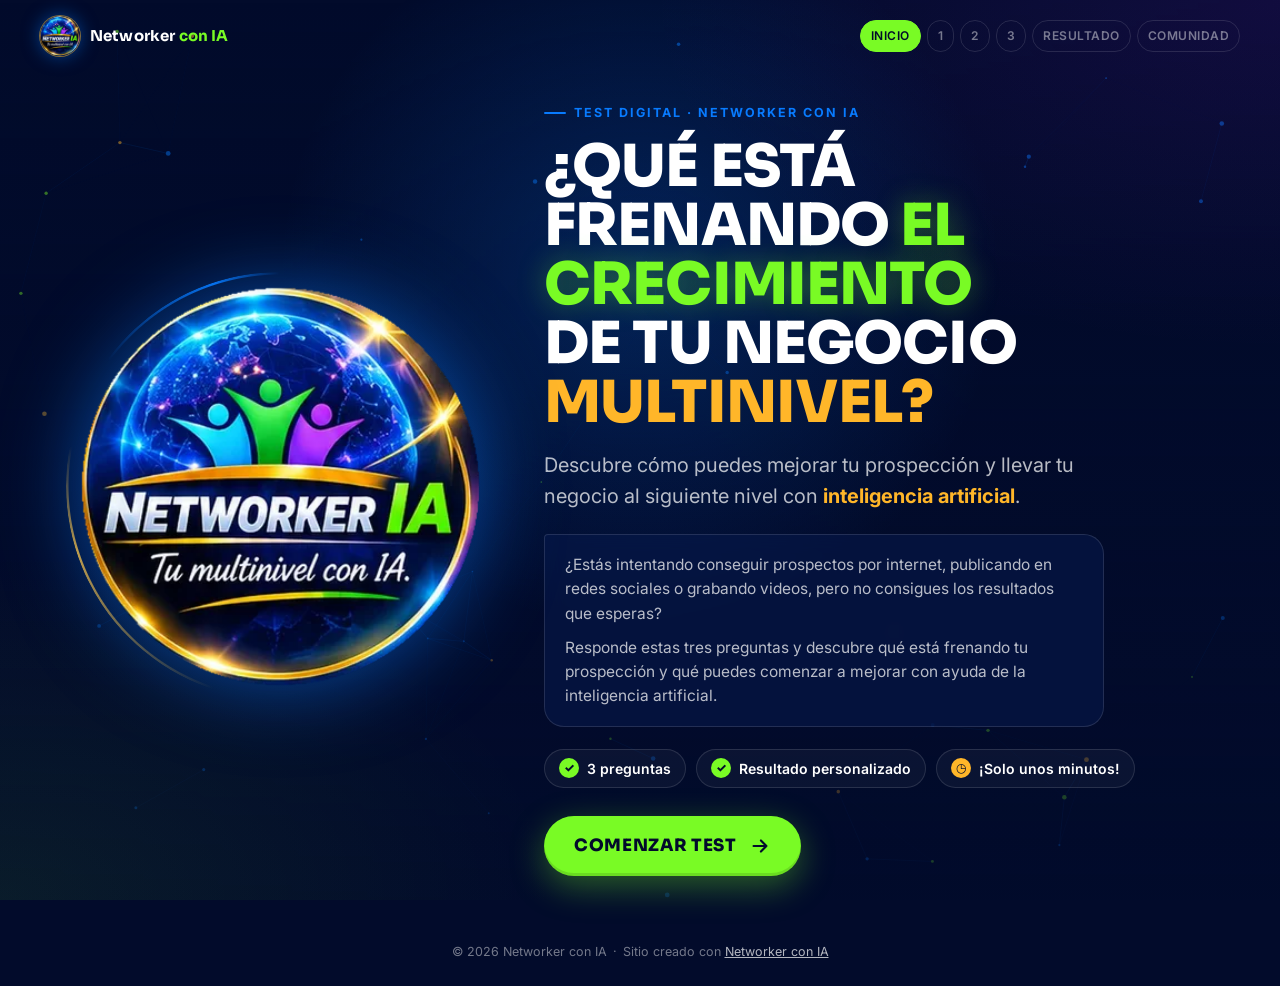
<file: site/index.html>
<!DOCTYPE html>
<html lang="es">
<head>
  <meta charset="utf-8">
  <meta name="viewport" content="width=device-width, initial-scale=1">
  <title>Test digital · Networker con IA</title>
  <meta name="description" content="Responde 3 preguntas y descubre qué está frenando la prospección de tu negocio multinivel y qué puedes mejorar con inteligencia artificial.">
  <meta name="theme-color" content="#020B2B">
  <meta property="og:title" content="¿Qué está frenando el crecimiento de tu negocio multinivel?">
  <meta property="og:description" content="Test digital de Networker con IA: 3 preguntas, un resultado personalizado.">
  <link rel="icon" href="assets/img/logo-networker-ia.webp?v=20261113" type="image/webp">
  <link rel="preconnect" href="https://fonts.googleapis.com">
  <link rel="preconnect" href="https://fonts.gstatic.com" crossorigin>
  <link href="https://fonts.googleapis.com/css2?family=Sora:wght@500;700;800&family=Inter:wght@400;500;600;700&display=swap" rel="stylesheet">
  <link rel="stylesheet" href="styles.css?v=20261113">
  <script>document.documentElement.classList.add("js");</script>
  <script defer src="lib/manifest.js?v=20261113"></script>
  <script defer src="main.js?v=20261113"></script>
</head>
<body>
  <canvas class="net" aria-hidden="true"></canvas>
  <div class="glow" aria-hidden="true"></div>

  <header class="topbar">
    <a class="brand" href="#inicio" data-go="0" aria-label="Volver al inicio">
      <img src="assets/img/logo-networker-ia.webp?v=20261113" alt="" width="40" height="40">
      <span>Networker <b>con IA</b></span>
    </a>
    <ol class="steps" aria-label="Avance del test">
      <li data-step="0"><span>Inicio</span></li>
      <li data-step="1"><span>1</span></li>
      <li data-step="2"><span>2</span></li>
      <li data-step="3"><span>3</span></li>
      <li data-step="5"><span>Resultado</span></li>
      <li data-step="6"><span>Comunidad</span></li>
    </ol>
  </header>

  <main class="stage" id="stage">

    <!-- 0 · BIENVENIDA -->
    <section class="slide slide--welcome is-active" data-index="0" aria-labelledby="t-welcome">
      <div class="welcome">
        <div class="logo-orb">
          <span class="orb-ring" aria-hidden="true"></span>
          <img src="assets/img/logo-networker-ia.webp?v=20261113" alt="Logo Networker con IA — Tu multinivel con IA" width="480" height="480">
        </div>
        <div class="welcome-copy">
          <p class="eyebrow">Test digital · Networker con IA</p>
          <h1 id="t-welcome" class="title">
            ¿Qué está frenando <span class="hl-green">el crecimiento</span> de tu negocio <span class="hl-gold">multinivel?</span>
          </h1>
          <p class="lead">Descubre cómo puedes mejorar tu prospección y llevar tu negocio al siguiente nivel con <strong>inteligencia artificial</strong>.</p>
          <div class="bubble">
            <p>¿Estás intentando conseguir prospectos por internet, publicando en redes sociales o grabando videos, pero no consigues los resultados que esperas?</p>
            <p>Responde estas tres preguntas y descubre qué está frenando tu prospección y qué puedes comenzar a mejorar con ayuda de la inteligencia artificial.</p>
          </div>
          <ul class="chips">
            <li><i aria-hidden="true">✓</i>3 preguntas</li>
            <li><i aria-hidden="true">✓</i>Resultado personalizado</li>
            <li><i aria-hidden="true">◷</i>¡Solo unos minutos!</li>
          </ul>
          <button class="btn btn--start" type="button" data-next>
            Comenzar test
            <svg viewBox="0 0 24 24" aria-hidden="true"><path d="M5 12h14M13 6l6 6-6 6" fill="none" stroke="currentColor" stroke-width="2.4" stroke-linecap="round" stroke-linejoin="round"/></svg>
          </button>
        </div>
      </div>
    </section>

    <!-- 1 · PREGUNTA 1 -->
    <section class="slide slide--q" data-index="1" data-nojs="hide" aria-labelledby="t-q1">
      <div class="q">
        <div class="q-head">
          <button class="back" type="button" data-prev aria-label="Volver a la pantalla anterior">← Atrás</button>
          <p class="q-count">Pregunta <b>1</b> de 3</p>
        </div>
        <div class="q-bar" aria-hidden="true"><span style="--p:.333"></span></div>
        <div class="q-ask">
          <img class="q-avatar" src="assets/img/logo-networker-ia.webp?v=20261113" alt="" width="48" height="48">
          <h2 id="t-q1" class="q-title">Cuando buscas prospectos por internet, ¿qué es lo que más te sucede?</h2>
        </div>
        <div class="options" role="radiogroup" aria-labelledby="t-q1" data-q="1">
          <button class="opt" type="button" role="radio" aria-checked="false" data-points="1"><span class="opt-l">A</span><span class="opt-t">Publico en mis redes, pero casi nadie me contacta y no sé cómo atraer personas interesadas.</span></button>
          <button class="opt" type="button" role="radio" aria-checked="false" data-points="2"><span class="opt-l">B</span><span class="opt-t">Consigo algunas interacciones, pero me cuesta convertirlas en conversaciones con posibles prospectos.</span></button>
          <button class="opt" type="button" role="radio" aria-checked="false" data-points="3"><span class="opt-l">C</span><span class="opt-t">Tengo conversaciones, pero me cuesta identificar quién está realmente interesado y cómo darle seguimiento.</span></button>
        </div>
      </div>
    </section>

    <!-- 2 · PREGUNTA 2 -->
    <section class="slide slide--q" data-index="2" data-nojs="hide" aria-labelledby="t-q2">
      <div class="q">
        <div class="q-head">
          <button class="back" type="button" data-prev aria-label="Volver a la pregunta anterior">← Atrás</button>
          <p class="q-count">Pregunta <b>2</b> de 3</p>
        </div>
        <div class="q-bar" aria-hidden="true"><span style="--p:.666"></span></div>
        <div class="q-ask">
          <img class="q-avatar" src="assets/img/logo-networker-ia.webp?v=20261113" alt="" width="48" height="48">
          <h2 id="t-q2" class="q-title">¿Cómo estás consiguiendo prospectos actualmente para tu negocio multinivel?</h2>
        </div>
        <div class="options" role="radiogroup" aria-labelledby="t-q2" data-q="2">
          <button class="opt" type="button" role="radio" aria-checked="false" data-points="1"><span class="opt-l">A</span><span class="opt-t">Dependo principalmente de familiares, amigos y conocidos.</span></button>
          <button class="opt" type="button" role="radio" aria-checked="false" data-points="2"><span class="opt-l">B</span><span class="opt-t">Grabo videos y publico contenido, pero no tengo un sistema organizado para conseguir prospectos.</span></button>
          <button class="opt" type="button" role="radio" aria-checked="false" data-points="3"><span class="opt-l">C</span><span class="opt-t">Utilizo las redes sociales y los mensajes, pero hago el seguimiento manualmente y me cuesta organizarlo.</span></button>
        </div>
      </div>
    </section>

    <!-- 3 · PREGUNTA 3 -->
    <section class="slide slide--q" data-index="3" data-nojs="hide" aria-labelledby="t-q3">
      <div class="q">
        <div class="q-head">
          <button class="back" type="button" data-prev aria-label="Volver a la pregunta anterior">← Atrás</button>
          <p class="q-count">Pregunta <b>3</b> de 3</p>
        </div>
        <div class="q-bar" aria-hidden="true"><span style="--p:1"></span></div>
        <div class="q-ask">
          <img class="q-avatar" src="assets/img/logo-networker-ia.webp?v=20261113" alt="" width="48" height="48">
          <h2 id="t-q3" class="q-title">Si pudieras mejorar algo de tu prospección por internet, ¿qué sería?</h2>
        </div>
        <div class="options" role="radiogroup" aria-labelledby="t-q3" data-q="3">
          <button class="opt" type="button" role="radio" aria-checked="false" data-points="1"><span class="opt-l">A</span><span class="opt-t">Aprender a atraer personas interesadas en mi negocio multinivel.</span></button>
          <button class="opt" type="button" role="radio" aria-checked="false" data-points="2"><span class="opt-l">B</span><span class="opt-t">Crear contenido y videos más fácilmente, sin invertir tantas horas.</span></button>
          <button class="opt" type="button" role="radio" aria-checked="false" data-points="3"><span class="opt-l">C</span><span class="opt-t">Tener una herramienta que me permita conocer mejor a cada prospecto, identificar sus necesidades y saber cómo presentarle mi oportunidad.</span></button>
        </div>
      </div>
    </section>

    <!-- 4 · CALCULANDO -->
    <section class="slide slide--calc" data-index="4" data-nojs="hide" aria-live="polite">
      <div class="calc">
        <div class="calc-orbit" aria-hidden="true"><span></span><span></span><span></span><b></b></div>
        <h2 class="calc-title">Analizando tus respuestas…</h2>
        <p class="calc-sub" data-calc-msg>Sumando tus puntos y preparando tu diagnóstico.</p>
      </div>
    </section>

    <!-- 5 · RESULTADO -->
    <section class="slide slide--result" data-index="5" data-nojs="hide" aria-labelledby="t-result">
      <div class="result">
        <div class="gauge" aria-hidden="true">
          <svg viewBox="0 0 120 120">
            <circle cx="60" cy="60" r="52" class="gauge-track"/>
            <circle cx="60" cy="60" r="52" class="gauge-fill" pathLength="100"/>
          </svg>
          <div class="gauge-num"><b data-score>0</b><span>de 9</span></div>
        </div>
        <p class="eyebrow">Tu diagnóstico</p>

        <article class="r" data-result="r1">
          <h2 class="r-title" id="t-result">Tu prospección necesita una estrategia <span class="hl-green">desde cero.</span></h2>
          <p>Estás haciendo esfuerzos por conseguir prospectos, pero todavía no tienes un sistema que te ayude a atraer personas interesadas de manera organizada.</p>
          <p class="r-need"><b>Lo que necesitas:</b> aprender a utilizar herramientas de IA y un test digital para despertar el interés de las personas y atraer prospectos hacia tu negocio multinivel.</p>
        </article>
        <article class="r" data-result="r2" hidden>
          <h2 class="r-title">Estás trabajando mucho, pero <span class="hl-green">necesitas un sistema.</span></h2>
          <p>Publicas, grabas videos y buscas personas, pero muchas veces inviertes demasiado tiempo sin saber si estás llegando a los prospectos adecuados.</p>
          <p class="r-need"><b>Lo que necesitas:</b> automatizar parte de tu estrategia de contenido y utilizar un test digital para captar y conocer mejor a tus prospectos.</p>
        </article>
        <article class="r" data-result="r3" hidden>
          <h2 class="r-title">Ya estás prospectando, pero puedes hacerlo <span class="hl-green">de manera más inteligente.</span></h2>
          <p>Tienes actividad en internet y estás buscando oportunidades, pero necesitas mejorar la forma de identificar, clasificar y dar seguimiento a las personas interesadas.</p>
          <p class="r-need"><b>Lo que necesitas:</b> incorporar un test digital que te ayude a conocer las necesidades de tus prospectos y organizar mejor tu proceso de presentación.</p>
        </article>

        <button class="btn btn--blue" type="button" data-next>
          Ver mi siguiente paso
          <svg viewBox="0 0 24 24" aria-hidden="true"><path d="M5 12h14M13 6l6 6-6 6" fill="none" stroke="currentColor" stroke-width="2.4" stroke-linecap="round" stroke-linejoin="round"/></svg>
        </button>
      </div>
    </section>

    <!-- 6 · INVITACIÓN WHATSAPP -->
    <section class="slide slide--final" data-index="6" aria-labelledby="t-final">
      <div class="final">
        <p class="eyebrow eyebrow--gold">Tu siguiente paso</p>
        <h2 id="t-final" class="title title--final">¡Tu crecimiento puede dar un <span class="hl-green">siguiente paso!</span></h2>
        <p class="lead">¿Quieres aprender a prospectar con inteligencia artificial?</p>
        <p class="final-text">Únete a nuestra comunidad de WhatsApp de <strong>Borge IA</strong> y recibe consejos, estrategias y herramientas para impulsar tu negocio multinivel con inteligencia artificial.</p>
        <div class="classes">
          <span class="classes-n">3</span>
          <p>Entérate del lanzamiento de nuestras <strong>3 clases gratuitas</strong>, donde aprenderás cómo crear y utilizar un test digital para prospectar en redes de mercadeo.</p>
        </div>
        <p class="final-text">¡No te quedes fuera! Te esperamos en nuestra comunidad.</p>
        <a class="btn btn--wa" href="https://chat.whatsapp.com/GXk68Wavu8VEea2MnmWwY0" target="_blank" rel="noopener" data-wa>
          <svg viewBox="0 0 32 32" aria-hidden="true"><path fill="currentColor" d="M16.04 3C8.87 3 3.05 8.82 3.05 15.99c0 2.29.6 4.53 1.74 6.5L3 29l6.68-1.75a12.94 12.94 0 0 0 6.36 1.66h.01c7.17 0 12.99-5.82 12.99-12.99 0-3.47-1.35-6.73-3.8-9.18A12.9 12.9 0 0 0 16.04 3Zm0 23.73h-.01a10.77 10.77 0 0 1-5.49-1.5l-.39-.23-3.97 1.04 1.06-3.87-.26-.4a10.74 10.74 0 0 1-1.65-5.78c0-5.95 4.84-10.79 10.8-10.79 2.88 0 5.59 1.12 7.63 3.16a10.72 10.72 0 0 1 3.16 7.63c0 5.96-4.84 10.8-10.79 10.8Zm5.92-8.08c-.32-.16-1.92-.95-2.22-1.06-.3-.11-.51-.16-.73.16-.22.32-.84 1.06-1.03 1.28-.19.22-.38.24-.7.08-.32-.16-1.37-.5-2.6-1.6-.96-.86-1.61-1.92-1.8-2.24-.19-.32-.02-.5.14-.66.15-.14.32-.38.48-.57.16-.19.21-.32.32-.54.11-.22.05-.4-.03-.57-.08-.16-.73-1.75-1-2.4-.26-.63-.53-.54-.73-.55h-.62c-.22 0-.57.08-.86.4-.3.32-1.13 1.1-1.13 2.69 0 1.58 1.16 3.12 1.32 3.33.16.22 2.28 3.48 5.52 4.88.77.33 1.37.53 1.84.68.77.25 1.48.21 2.03.13.62-.09 1.92-.78 2.19-1.54.27-.76.27-1.41.19-1.54-.08-.14-.3-.22-.62-.38Z"/></svg>
          Quiero unirme a la comunidad de WhatsApp
        </a>
        <button class="again" type="button" data-go="0" data-nojs="hide">↺ Volver a hacer el test</button>
      </div>
    </section>
  </main>

  <footer class="foot">
    <span>© 2026 Networker con IA</span>
    <span class="dot" aria-hidden="true">·</span>
    <span>Sitio creado con <a href="https://www.youtube.com/@NetworkerConIA" target="_blank" rel="noopener">Networker con IA</a></span>
  </footer>
</body>
</html>
</file>
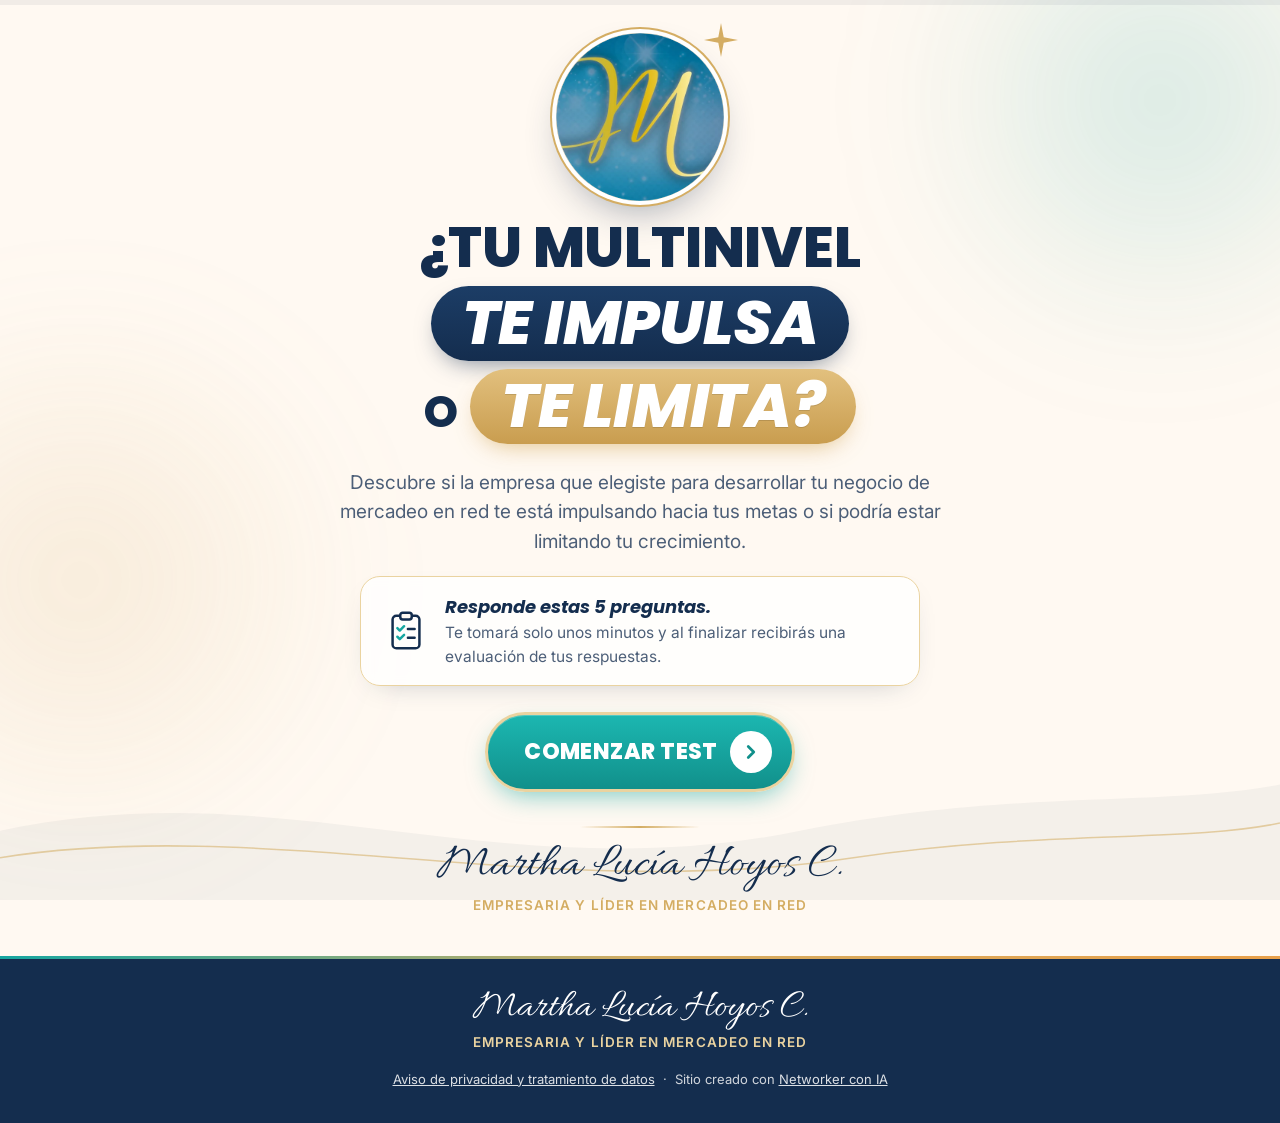
<file: prospeccion/site/index.html>
<!DOCTYPE html>
<html lang="es-CO">
<head>
  <meta charset="utf-8">
  <meta name="viewport" content="width=device-width, initial-scale=1">
  <title>¿Tu multinivel te impulsa o te limita? · Test de Martha Lucía Hoyos C.</title>
  <meta name="description" content="Responde 5 preguntas y descubre si la empresa que elegiste para tu negocio de mercadeo en red te impulsa hacia tus metas o podría estar limitando tu crecimiento.">
  <meta name="theme-color" content="#142D4E">
  <meta property="og:type" content="website">
  <meta property="og:title" content="¿Tu multinivel te impulsa o te limita?">
  <meta property="og:description" content="Un test de 5 preguntas para evaluar tu negocio de mercadeo en red. Al final recibes tu evaluación personalizada.">
  <meta property="og:url" content="https://prospeccion.networkerconia.tech/">
  <meta property="og:image" content="https://prospeccion.networkerconia.tech/assets/img/og-image.jpg">
  <meta property="og:image:width" content="1200">
  <meta property="og:image:height" content="630">
  <meta property="og:locale" content="es_CO">
  <meta name="twitter:card" content="summary_large_image">
  <link rel="icon" href="assets/img/logo-m.webp?v=20261113b" type="image/webp">
  <link rel="preconnect" href="https://fonts.googleapis.com">
  <link rel="preconnect" href="https://fonts.gstatic.com" crossorigin>
  <link href="https://fonts.googleapis.com/css2?family=Poppins:ital,wght@0,600;0,700;0,800;1,700&family=Inter:wght@400;500;600;700&family=Allura&display=swap" rel="stylesheet">
  <link rel="stylesheet" href="styles.css?v=20261113b">
  <script>document.documentElement.classList.add("js");</script>
  <script defer src="lib/manifest.js?v=20261113b"></script>
  <script defer src="main.js?v=20261113b"></script>
</head>
<body>
  <div class="bg" aria-hidden="true">
    <span class="blob blob--t"></span>
    <span class="blob blob--g"></span>
    <svg class="waves" viewBox="0 0 1440 260" preserveAspectRatio="none">
      <path class="w1" d="M0,170 C320,90 560,250 900,170 C1140,115 1300,140 1440,110 L1440,260 L0,260 Z"/>
      <path class="w2" d="M0,205 C300,150 620,265 960,205 C1180,168 1330,186 1440,160"/>
    </svg>
  </div>

  <header class="top">
    <div class="progress" aria-hidden="true"><span data-bar></span></div>
  </header>

  <main class="stage" id="stage">

    <!-- 0 · PORTADA -->
    <section class="slide is-active" data-step="welcome" aria-labelledby="t-hero">
      <div class="hero">
        <div class="hero-logo">
          <span class="spark" aria-hidden="true"></span>
          <img src="assets/img/logo-m.webp?v=20261113b" alt="Logo de Martha Lucía Hoyos" width="440" height="440">
        </div>
        <h1 id="t-hero" class="hero-title">
          <span class="ht-1">¿Tu multinivel</span>
          <span class="ht-2"><span class="pill pill--navy">te impulsa</span></span>
          <span class="ht-3"><span class="ht-o">o</span> <span class="pill pill--gold">te limita?</span></span>
        </h1>
        <p class="hero-lead">Descubre si la empresa que elegiste para desarrollar tu negocio de mercadeo en red te está impulsando hacia tus metas o si podría estar limitando tu crecimiento.</p>
        <div class="hero-card">
          <svg viewBox="0 0 48 48" aria-hidden="true"><rect x="10" y="8" width="28" height="34" rx="4" fill="none" stroke="currentColor" stroke-width="2.6"/><rect x="18" y="5" width="12" height="7" rx="2.5" fill="#FFF9F2" stroke="currentColor" stroke-width="2.6"/><path d="M15 21l2.5 2.5L22 19M15 30l2.5 2.5L22 28" fill="none" stroke="#16A6A1" stroke-width="2.6" stroke-linecap="round" stroke-linejoin="round"/><path d="M26 22h7M26 31h7" stroke="currentColor" stroke-width="2.6" stroke-linecap="round"/></svg>
          <p><strong>Responde estas 5 preguntas.</strong> Te tomará solo unos minutos y al finalizar recibirás una evaluación de tus respuestas.</p>
        </div>
        <button class="btn btn--teal btn--xl" type="button" data-next>
          Comenzar test
          <span class="btn-ico" aria-hidden="true"><svg viewBox="0 0 24 24"><path d="M9 6l6 6-6 6" fill="none" stroke="currentColor" stroke-width="3" stroke-linecap="round" stroke-linejoin="round"/></svg></span>
        </button>
        <div class="hero-sign">
          <p class="script">Martha Lucía Hoyos C.</p>
          <p class="sign-role">Empresaria y líder en mercadeo en red</p>
        </div>
      </div>
    </section>

    <!-- 1 · PREGUNTA 1 -->
    <section class="slide slide--q" data-step="q" data-q="1" aria-labelledby="t-q1">
      <div class="q card">
        <p class="q-count">Pregunta <b>1</b> de 5</p>
        <h2 id="t-q1" class="q-title">¿Estás satisfecho con los ingresos que estás obteniendo con la empresa que elegiste para desarrollar tu negocio de mercadeo en red?</h2>
        <div class="options" role="radiogroup" aria-labelledby="t-q1">
          <button class="opt" type="button" role="radio" aria-checked="false" data-letter="A" data-points="1"><span class="opt-l">A</span><span class="opt-t">Sí, estoy logrando buenos resultados.</span></button>
          <button class="opt" type="button" role="radio" aria-checked="false" data-letter="B" data-points="2"><span class="opt-l">B</span><span class="opt-t">Gano, pero esperaba mucho más.</span></button>
          <button class="opt" type="button" role="radio" aria-checked="false" data-letter="C" data-points="3"><span class="opt-l">C</span><span class="opt-t">No consigo los ingresos que deseo.</span></button>
        </div>
        <div class="q-nav">
          <button class="btn btn--ghost" type="button" data-prev>← Atrás</button>
          <button class="btn btn--teal" type="button" data-continue disabled>Continuar</button>
        </div>
      </div>
    </section>

    <!-- 2 · PREGUNTA 2 -->
    <section class="slide slide--q" data-step="q" data-q="2" aria-labelledby="t-q2">
      <div class="q card">
        <p class="q-count">Pregunta <b>2</b> de 5</p>
        <h2 id="t-q2" class="q-title">Para cobrar las ganancias de las recompras de los niveles de profundidad de tu Uninivel, ¿necesitas calificar a rangos?</h2>
        <div class="options" role="radiogroup" aria-labelledby="t-q2">
          <button class="opt" type="button" role="radio" aria-checked="false" data-letter="A" data-points="1"><span class="opt-l">A</span><span class="opt-t">No, puedo cobrar sin depender de rangos.</span></button>
          <button class="opt" type="button" role="radio" aria-checked="false" data-letter="B" data-points="3"><span class="opt-l">B</span><span class="opt-t">Sí, necesito alcanzar determinados rangos.</span></button>
          <button class="opt" type="button" role="radio" aria-checked="false" data-letter="C" data-points="2"><span class="opt-l">C</span><span class="opt-t">No conozco bien las condiciones de mi plan.</span></button>
        </div>
        <div class="q-nav">
          <button class="btn btn--ghost" type="button" data-prev>← Atrás</button>
          <button class="btn btn--teal" type="button" data-continue disabled>Continuar</button>
        </div>
      </div>
    </section>

    <!-- 3 · PREGUNTA 3 -->
    <section class="slide slide--q" data-step="q" data-q="3" aria-labelledby="t-q3">
      <div class="q card">
        <p class="q-count">Pregunta <b>3</b> de 5</p>
        <h2 id="t-q3" class="q-title">Cuando una persona muestra interés en tu negocio, ¿sabes cómo utilizar cierres psicológicos para ayudarla a tomar una decisión?</h2>
        <div class="options" role="radiogroup" aria-labelledby="t-q3">
          <button class="opt" type="button" role="radio" aria-checked="false" data-letter="A" data-points="1"><span class="opt-l">A</span><span class="opt-t">Sí, sé cómo hacerlo.</span></button>
          <button class="opt" type="button" role="radio" aria-checked="false" data-letter="B" data-points="2"><span class="opt-l">B</span><span class="opt-t">Conozco algunas técnicas, pero me falta práctica.</span></button>
          <button class="opt" type="button" role="radio" aria-checked="false" data-letter="C" data-points="3"><span class="opt-l">C</span><span class="opt-t">No, normalmente solo explico y espero su respuesta.</span></button>
        </div>
        <div class="q-nav">
          <button class="btn btn--ghost" type="button" data-prev>← Atrás</button>
          <button class="btn btn--teal" type="button" data-continue disabled>Continuar</button>
        </div>
      </div>
    </section>

    <!-- 4 · PREGUNTA 4 -->
    <section class="slide slide--q" data-step="q" data-q="4" aria-labelledby="t-q4">
      <div class="q card">
        <p class="q-count">Pregunta <b>4</b> de 5</p>
        <h2 id="t-q4" class="q-title">¿Tienes un sistema de trabajo para conseguir clientes, incorporar socios y desarrollar tu organización?</h2>
        <div class="options" role="radiogroup" aria-labelledby="t-q4">
          <button class="opt" type="button" role="radio" aria-checked="false" data-letter="A" data-points="1"><span class="opt-l">A</span><span class="opt-t">Sí, tengo un sistema que puedo duplicar.</span></button>
          <button class="opt" type="button" role="radio" aria-checked="false" data-letter="B" data-points="2"><span class="opt-l">B</span><span class="opt-t">Tengo algunas estrategias, pero no soy constante.</span></button>
          <button class="opt" type="button" role="radio" aria-checked="false" data-letter="C" data-points="3"><span class="opt-l">C</span><span class="opt-t">No, todavía no tengo un sistema definido.</span></button>
        </div>
        <div class="q-nav">
          <button class="btn btn--ghost" type="button" data-prev>← Atrás</button>
          <button class="btn btn--teal" type="button" data-continue disabled>Continuar</button>
        </div>
      </div>
    </section>

    <!-- 5 · PREGUNTA 5 (no suma puntos: segmentación) -->
    <section class="slide slide--q" data-step="q" data-q="5" aria-labelledby="t-q5">
      <div class="q card">
        <p class="q-count">Pregunta <b>5</b> de 5</p>
        <h2 id="t-q5" class="q-title">Si pudieras elegir una nueva empresa de mercadeo en red para desarrollar tu negocio, ¿qué buscarías en esa empresa?</h2>
        <div class="options" role="radiogroup" aria-labelledby="t-q5">
          <button class="opt" type="button" role="radio" aria-checked="false" data-letter="A" data-points="0"><span class="opt-l">A</span><span class="opt-t">Un plan de compensación con mejores posibilidades de crecimiento.</span></button>
          <button class="opt" type="button" role="radio" aria-checked="false" data-letter="B" data-points="0"><span class="opt-l">B</span><span class="opt-t">Formación, herramientas digitales y acompañamiento.</span></button>
          <button class="opt" type="button" role="radio" aria-checked="false" data-letter="C" data-points="0"><span class="opt-l">C</span><span class="opt-t">Una empresa que reúna todo lo anterior.</span></button>
        </div>
        <div class="q-nav">
          <button class="btn btn--ghost" type="button" data-prev>← Atrás</button>
          <button class="btn btn--teal" type="button" data-continue disabled>Continuar</button>
        </div>
      </div>
    </section>

    <!-- 6 · DATOS DE CONTACTO -->
    <section class="slide" data-step="form" aria-labelledby="t-form">
      <form class="card form" id="lead-form" novalidate>
        <p class="eyebrow">Último paso</p>
        <h2 id="t-form" class="form-title">¡Ya casi tienes tu resultado!</h2>
        <p class="form-sub">Completa los siguientes datos para recibir tu evaluación personalizada.</p>

        <div class="field">
          <label for="f-name">Nombre</label>
          <input id="f-name" name="nombre" type="text" autocomplete="name" required maxlength="80" placeholder="Tu nombre">
          <p class="err" data-err="nombre">Escribe tu nombre.</p>
        </div>
        <div class="field">
          <label for="f-email">Correo electrónico</label>
          <input id="f-email" name="email" type="email" autocomplete="email" inputmode="email" required maxlength="120" placeholder="tucorreo@ejemplo.com">
          <p class="err" data-err="email">Escribe un correo válido, por ejemplo nombre@gmail.com.</p>
        </div>

        <fieldset class="field wa">
          <legend>¿Deseas que te contactemos por WhatsApp para compartirte información sobre la empresa de mercadeo en red que elegimos para desarrollar nuestro negocio y esta oportunidad de crecimiento?</legend>
          <label class="choice"><input type="radio" name="wa" value="si"><span>Sí, deseo recibir información por WhatsApp.</span></label>
          <label class="choice"><input type="radio" name="wa" value="no"><span>No, por ahora solamente deseo recibir mi resultado por correo.</span></label>
          <p class="err" data-err="wa">Elige una de las dos opciones.</p>
        </fieldset>

        <div class="field" data-phone hidden>
          <label for="f-phone">Número de WhatsApp, incluyendo código de país</label>
          <input id="f-phone" name="whatsapp" type="tel" autocomplete="tel" inputmode="tel" maxlength="20" placeholder="+57 300 123 4567">
          <p class="err" data-err="whatsapp">Escribe tu número con el código de país, por ejemplo +57 300 123 4567.</p>
        </div>

        <label class="consent">
          <input type="checkbox" name="consent">
          <span>Autorizo el tratamiento de mis datos personales según el <a href="politica-de-datos.html" target="_blank" rel="noopener">aviso de privacidad y tratamiento de datos</a> (Ley 1581 de 2012).</span>
        </label>
        <p class="err" data-err="consent">Debes autorizar el tratamiento de datos para recibir tu resultado.</p>

        <div class="q-nav">
          <button class="btn btn--ghost" type="button" data-prev>← Atrás</button>
          <button class="btn btn--teal" type="submit" data-submit>Ver mi resultado</button>
        </div>
      </form>
    </section>

    <!-- 7 · CALCULANDO -->
    <section class="slide" data-step="calc" aria-live="polite">
      <div class="calc">
        <div class="calc-ring" aria-hidden="true"><span></span><span></span><img src="assets/img/logo-m.webp?v=20261113b" alt=""></div>
        <h2 class="calc-title">Evaluando tus respuestas…</h2>
        <p class="calc-sub" data-calc-msg>Un momento, estamos preparando tu evaluación personalizada.</p>
      </div>
    </section>

    <!-- 8 · RESULTADO -->
    <section class="slide" data-step="result" aria-labelledby="t-result">
      <div class="result card">
        <p class="eyebrow"><span data-greet>Tu evaluación</span></p>

        <div class="scale" aria-hidden="true">
          <div class="scale-bar"><span></span><span></span><span></span><span></span></div>
          <i class="scale-pin" data-pin></i>
          <div class="scale-labels"><span>Te impulsa</span><span>Te limita</span></div>
        </div>

        <article class="r" data-result="r1">
          <h2 class="r-title" id="t-result">¡Felicidades! Tu multinivel te impulsa.</h2>
          <p>La empresa que elegiste te está ofreciendo condiciones que favorecen tu crecimiento. ¡Eso es una buena noticia!</p>
          <p class="r-q">Pero quiero hacerte una pregunta: ¿te has puesto a pensar que podrían existir otras empresas de mercadeo en red que te ofrezcan todavía más posibilidades para crecer y alcanzar tus metas?</p>
        </article>
        <article class="r" data-result="r2" hidden>
          <h2 class="r-title">Tienes oportunidades de crecimiento.</h2>
          <p>La empresa que elegiste tiene aspectos que pueden ayudarte a avanzar, pero también hay oportunidades que quizá todavía no estás aprovechando.</p>
          <p class="r-q">Ahora bien, ¿te has preguntado si existen otras empresas de mercadeo en red que podrían ofrecerte mejores condiciones para crecer y desarrollar tu negocio?</p>
        </article>
        <article class="r" data-result="r3" hidden>
          <h2 class="r-title">Tu multinivel podría estar limitándote.</h2>
          <p>Tus respuestas muestran que hay aspectos de tu negocio que podrían estar frenando tus resultados.</p>
          <p>Quizá no se trata de trabajar más, sino de contar con un plan de compensación y un sistema de trabajo que te permitan avanzar con mayores posibilidades.</p>
          <p class="r-q">¿Te has dado la oportunidad de conocer otras empresas antes de seguir invirtiendo tu tiempo y esfuerzo?</p>
        </article>
        <article class="r" data-result="r4" hidden>
          <h2 class="r-title">Es momento de evaluar nuevas oportunidades.</h2>
          <p>Tus respuestas muestran que hay varios aspectos de tu negocio que no están funcionando como esperas.</p>
          <p class="r-q">Tal vez sea momento de preguntarte si la empresa que elegiste actualmente es la mejor opción para alcanzar tus objetivos o si existe otra oportunidad de mercadeo en red que se ajuste mejor a lo que estás buscando.</p>
        </article>

        <p class="mail-note" data-mail-note hidden>
          <svg viewBox="0 0 24 24" aria-hidden="true"><path d="M3 6h18v12H3z M3 6l9 7 9-7" fill="none" stroke="currentColor" stroke-width="2" stroke-linejoin="round"/></svg>
          <span>También enviamos este resultado a <b data-mail-to></b>.</span>
        </p>

        <a class="btn btn--teal btn--xl btn--wa" href="#" target="_blank" rel="noopener" data-wa>
          <svg viewBox="0 0 32 32" aria-hidden="true"><path fill="currentColor" d="M16.04 3C8.87 3 3.05 8.82 3.05 15.99c0 2.29.6 4.53 1.74 6.5L3 29l6.68-1.75a12.94 12.94 0 0 0 6.36 1.66h.01c7.17 0 12.99-5.82 12.99-12.99 0-3.47-1.35-6.73-3.8-9.18A12.9 12.9 0 0 0 16.04 3Zm0 23.73h-.01a10.77 10.77 0 0 1-5.49-1.5l-.39-.23-3.97 1.04 1.06-3.87-.26-.4a10.74 10.74 0 0 1-1.65-5.78c0-5.95 4.84-10.79 10.8-10.79 2.88 0 5.59 1.12 7.63 3.16a10.72 10.72 0 0 1 3.16 7.63c0 5.96-4.84 10.8-10.79 10.8Zm5.92-8.08c-.32-.16-1.92-.95-2.22-1.06-.3-.11-.51-.16-.73.16-.22.32-.84 1.06-1.03 1.28-.19.22-.38.24-.7.08-.32-.16-1.37-.5-2.6-1.6-.96-.86-1.61-1.92-1.8-2.24-.19-.32-.02-.5.14-.66.15-.14.32-.38.48-.57.16-.19.21-.32.32-.54.11-.22.05-.4-.03-.57-.08-.16-.73-1.75-1-2.4-.26-.63-.53-.54-.73-.55h-.62c-.22 0-.57.08-.86.4-.3.32-1.13 1.1-1.13 2.69 0 1.58 1.16 3.12 1.32 3.33.16.22 2.28 3.48 5.52 4.88.77.33 1.37.53 1.84.68.77.25 1.48.21 2.03.13.62-.09 1.92-.78 2.19-1.54.27-.76.27-1.41.19-1.54-.08-.14-.3-.22-.62-.38Z"/></svg>
          Quiero conocer esta oportunidad
        </a>

        <div class="signature">
          <img class="sig-photo" src="assets/img/martha.webp?v=20261113b" alt="Martha Lucía Hoyos C." width="653" height="1240" loading="lazy">
          <div class="sig-text">
            <p class="script">Martha Lucía Hoyos C.</p>
            <p class="sign-role">Empresaria y líder en mercadeo en red</p>
          </div>
          <img class="sig-logo" src="assets/img/logo-completo.webp?v=20261113b" alt="Logo Martha Lucía Hoyos" width="520" height="662" loading="lazy">
        </div>

        <button class="again" type="button" data-restart>↺ Volver a hacer el test</button>
      </div>
    </section>
  </main>

  <footer class="foot">
    <div class="foot-sign">
      <p class="script">Martha Lucía Hoyos C.</p>
      <p class="sign-role">Empresaria y líder en mercadeo en red</p>
    </div>
    <p class="foot-links">
      <a href="politica-de-datos.html">Aviso de privacidad y tratamiento de datos</a>
      <span aria-hidden="true">·</span>
      <span>Sitio creado con <a href="https://www.youtube.com/@NetworkerConIA" target="_blank" rel="noopener">Networker con IA</a></span>
    </p>
  </footer>

  <noscript><p class="noscript">Para hacer el test necesitas activar JavaScript en tu navegador.</p></noscript>
</body>
</html>
</file>
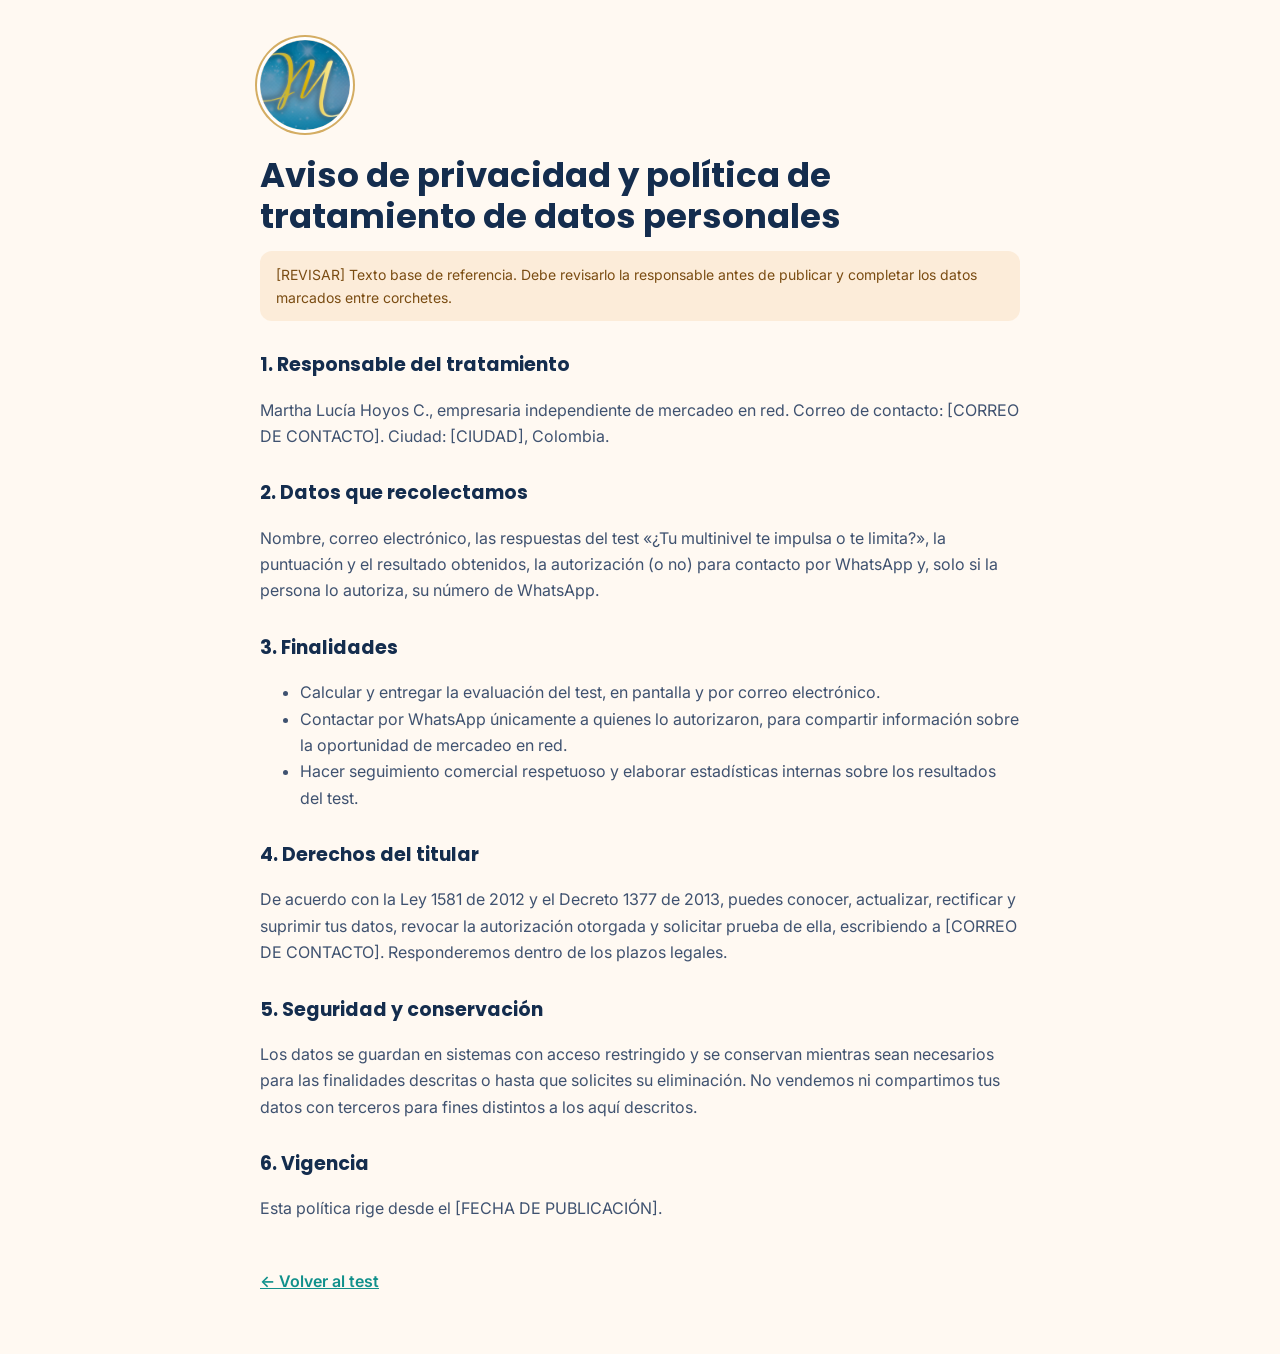
<file: prospeccion/site/politica-de-datos.html>
<!DOCTYPE html>
<html lang="es-CO">
<head>
  <meta charset="utf-8">
  <meta name="viewport" content="width=device-width, initial-scale=1">
  <title>Aviso de privacidad y tratamiento de datos · Martha Lucía Hoyos C.</title>
  <meta name="robots" content="noindex">
  <link rel="icon" href="assets/img/logo-m.webp?v=20261113" type="image/webp">
  <link href="https://fonts.googleapis.com/css2?family=Poppins:wght@700;800&family=Inter:wght@400;600&display=swap" rel="stylesheet">
  <style>
    body { margin: 0; background: #FFF9F2; color: #142D4E; font-family: "Inter", system-ui, sans-serif; line-height: 1.65; }
    main { max-width: 760px; margin: 0 auto; padding: 40px 20px 60px; }
    .logo { width: 90px; border-radius: 50%; box-shadow: 0 0 0 3px #fff, 0 0 0 5px #D4AD63; margin-bottom: 18px; }
    h1 { font-family: "Poppins", sans-serif; font-size: clamp(24px, 4vw, 34px); line-height: 1.2; margin: 0 0 8px; }
    h2 { font-family: "Poppins", sans-serif; font-size: 19px; margin: 28px 0 6px; }
    p, li { color: #3f5270; }
    .note { padding: 12px 16px; border-radius: 12px; background: rgba(232,160,74,.15); color: #7a4c12; font-size: 14px; }
    a { color: #11908b; }
    .back { display: inline-block; margin-top: 30px; font-weight: 600; }
  </style>
</head>
<body>
  <main>
    <img class="logo" src="assets/img/logo-m.webp?v=20261113" alt="Logo de Martha Lucía Hoyos" width="90" height="90">
    <h1>Aviso de privacidad y política de tratamiento de datos personales</h1>
    <p class="note">[REVISAR] Texto base de referencia. Debe revisarlo la responsable antes de publicar y completar los datos marcados entre corchetes.</p>

    <h2>1. Responsable del tratamiento</h2>
    <p>Martha Lucía Hoyos C., empresaria independiente de mercadeo en red. Correo de contacto: [CORREO DE CONTACTO]. Ciudad: [CIUDAD], Colombia.</p>

    <h2>2. Datos que recolectamos</h2>
    <p>Nombre, correo electrónico, las respuestas del test «¿Tu multinivel te impulsa o te limita?», la puntuación y el resultado obtenidos, la autorización (o no) para contacto por WhatsApp y, solo si la persona lo autoriza, su número de WhatsApp.</p>

    <h2>3. Finalidades</h2>
    <ul>
      <li>Calcular y entregar la evaluación del test, en pantalla y por correo electrónico.</li>
      <li>Contactar por WhatsApp únicamente a quienes lo autorizaron, para compartir información sobre la oportunidad de mercadeo en red.</li>
      <li>Hacer seguimiento comercial respetuoso y elaborar estadísticas internas sobre los resultados del test.</li>
    </ul>

    <h2>4. Derechos del titular</h2>
    <p>De acuerdo con la Ley 1581 de 2012 y el Decreto 1377 de 2013, puedes conocer, actualizar, rectificar y suprimir tus datos, revocar la autorización otorgada y solicitar prueba de ella, escribiendo a [CORREO DE CONTACTO]. Responderemos dentro de los plazos legales.</p>

    <h2>5. Seguridad y conservación</h2>
    <p>Los datos se guardan en sistemas con acceso restringido y se conservan mientras sean necesarios para las finalidades descritas o hasta que solicites su eliminación. No vendemos ni compartimos tus datos con terceros para fines distintos a los aquí descritos.</p>

    <h2>6. Vigencia</h2>
    <p>Esta política rige desde el [FECHA DE PUBLICACIÓN].</p>

    <a class="back" href="index.html">← Volver al test</a>
  </main>
</body>
</html>
</file>
<file: site/styles.css>
/* ==========================================================
   Test digital · Networker con IA
   Archetype: Mouse-Reactive Gradient (navy + red neuronal)
   ========================================================== */
:root {
  --navy: #020B2B;
  --navy-2: #06143F;
  --blue: #087BFF;
  --green: #79FB25;
  --gold: #FFB629;
  --purple: #A020F0;
  --white: #FFFFFF;
  --muted: rgba(255,255,255,.72);
  --line: rgba(255,255,255,.12);
  --card: rgba(8, 26, 78, .55);
  --ease: cubic-bezier(.22,.8,.24,1);
  --mx: 50%; --my: 30%;
  --font-h: "Sora", "Segoe UI", system-ui, sans-serif;
  --font-b: "Inter", "Segoe UI", system-ui, sans-serif;
}

*, *::before, *::after { box-sizing: border-box; }
html { scroll-behavior: smooth; -webkit-text-size-adjust: 100%; overflow-x: hidden; }
body {
  margin: 0;
  min-height: 100vh;
  background: var(--navy);
  color: var(--white);
  font-family: var(--font-b);
  font-size: 16px;
  line-height: 1.55;
  -webkit-font-smoothing: antialiased;
  overflow-x: hidden;
}
img { max-width: 100%; display: block; }
button { font: inherit; color: inherit; }
a { color: inherit; }
strong { color: var(--white); font-weight: 700; }

/* ---------- Fondo: red neuronal + brillo que sigue el mouse ---------- */
.net { position: fixed; inset: 0; width: 100%; height: 100%; z-index: 0; pointer-events: none; opacity: .55; }
.glow {
  position: fixed; inset: 0; z-index: 0; pointer-events: none;
  background:
    radial-gradient(600px circle at var(--mx) var(--my), rgba(8,123,255,.22), transparent 60%),
    radial-gradient(900px 500px at 100% 0%, rgba(160,32,240,.10), transparent 70%),
    radial-gradient(800px 500px at 0% 100%, rgba(121,251,37,.07), transparent 70%),
    linear-gradient(180deg, transparent 0%, rgba(2,11,43,.6) 100%);
  transition: background-position .2s linear;
}

/* ---------- Barra superior ---------- */
.topbar {
  position: relative; z-index: 5;
  display: flex; align-items: center; justify-content: space-between; gap: 16px;
  padding: 16px clamp(16px, 4vw, 40px);
}
.brand { display: inline-flex; align-items: center; gap: 10px; text-decoration: none; font-family: var(--font-h); font-weight: 700; font-size: 15px; letter-spacing: .01em; }
.brand img { width: 40px; height: 40px; border-radius: 50%; box-shadow: 0 0 0 1px rgba(255,182,41,.5), 0 0 18px rgba(8,123,255,.5); }
.brand b { color: var(--green); }

.steps { display: none; list-style: none; margin: 0; padding: 0; gap: 6px; align-items: center; }
.js .steps { display: flex; }
.steps li {
  font-size: 12px; font-weight: 600; letter-spacing: .04em; text-transform: uppercase;
  color: rgba(255,255,255,.45);
  padding: 6px 10px; border-radius: 999px; border: 1px solid var(--line);
  transition: color .3s var(--ease), border-color .3s var(--ease), background .3s var(--ease);
}
.steps li.is-done { color: var(--white); border-color: rgba(8,123,255,.5); background: rgba(8,123,255,.12); }
.steps li.is-current { color: var(--navy); background: var(--green); border-color: var(--green); }
@media (max-width: 720px) {
  .steps li span { font-size: 0; }
  .steps li { width: 10px; height: 10px; padding: 0; }
  .brand span { font-size: 14px; }
}

/* ---------- Escenario de slides ---------- */
.stage { position: relative; z-index: 2; overflow: hidden; overflow: clip; }
.slide { padding: 24px clamp(16px, 4vw, 40px) 48px; }

/* Con JS: modo slides (sin JS se ve todo como página normal) */
.js .stage { min-height: calc(100vh - 140px); min-height: calc(100dvh - 140px); display: grid; }
.js .slide {
  grid-area: 1 / 1;
  display: grid; place-items: center;
  opacity: 0; visibility: hidden;
  transform: translateX(40px) scale(.985);
  transition: opacity .38s var(--ease), transform .38s var(--ease), visibility 0s linear .38s;
}
.js .slide.is-leaving-back { transform: translateX(40px) scale(.985); }
.js .slide.is-leaving { transform: translateX(-40px) scale(.985); }
.js .slide.is-active {
  opacity: 1; visibility: visible; transform: none;
  transition: opacity .38s var(--ease) .06s, transform .38s var(--ease) .06s, visibility 0s;
}
.js .slide.enter-from-left { transform: translateX(-40px) scale(.985); }
html:not(.js) [data-nojs="hide"] { display: none !important; }

/* ---------- Tipografía común ---------- */
.eyebrow {
  display: inline-flex; align-items: center; gap: 8px;
  margin: 0 0 14px; font-size: 12.5px; font-weight: 700; letter-spacing: .16em; text-transform: uppercase; color: var(--blue);
}
.eyebrow::before { content: ""; width: 22px; height: 2px; background: currentColor; border-radius: 2px; }
.eyebrow--gold { color: var(--gold); }
.title {
  font-family: var(--font-h); font-weight: 800; text-transform: uppercase;
  font-size: clamp(30px, 5.2vw, 58px); line-height: 1.02; letter-spacing: -.015em; margin: 0 0 18px;
  text-wrap: balance;
}
.hl-green { color: var(--green); text-shadow: 0 0 28px rgba(121,251,37,.35); }
.hl-gold { color: var(--gold); }
.lead { font-size: clamp(17px, 1.7vw, 20px); color: var(--muted); margin: 0 0 22px; max-width: 46ch; }
.lead strong { color: var(--gold); }

/* ---------- Botones ---------- */
.btn {
  display: inline-flex; align-items: center; justify-content: center; gap: 12px;
  min-height: 60px; padding: 16px 30px; border: 0; border-radius: 999px; cursor: pointer;
  font-family: var(--font-h); font-weight: 800; font-size: 17px; letter-spacing: .04em; text-transform: uppercase; text-decoration: none;
  transition: transform .2s var(--ease), box-shadow .25s var(--ease), filter .2s;
}
.btn svg { width: 22px; height: 22px; flex: none; transition: transform .25s var(--ease); }
.btn:hover svg { transform: translateX(4px); }
.btn:active { transform: scale(.97); }
.btn:focus-visible, .opt:focus-visible, .back:focus-visible, .again:focus-visible, .brand:focus-visible { outline: 3px solid var(--gold); outline-offset: 3px; }

.btn--start { background: var(--green); color: var(--navy); box-shadow: 0 10px 34px rgba(121,251,37,.35), inset 0 -3px 0 rgba(0,0,0,.12); }
.btn--start:hover { box-shadow: 0 14px 44px rgba(121,251,37,.5), inset 0 -3px 0 rgba(0,0,0,.12); transform: translateY(-2px); }
.btn--blue { background: var(--blue); color: var(--white); box-shadow: 0 10px 30px rgba(8,123,255,.4); }
.btn--blue:hover { transform: translateY(-2px); box-shadow: 0 14px 40px rgba(8,123,255,.55); }

/* Botón WhatsApp: verde exacto del logo #79FB25, texto navy negrita */
.btn--wa {
  background: #79FB25; color: #020B2B; font-weight: 800;
  width: 100%; max-width: 560px; min-height: 68px; font-size: clamp(15px, 1.8vw, 18px); line-height: 1.2; text-align: left;
  box-shadow: 0 0 0 0 rgba(121,251,37,.55), 0 12px 40px rgba(121,251,37,.35);
  animation: waPulse 2.4s var(--ease) infinite;
}
.btn--wa svg { width: 30px; height: 30px; }
.btn--wa:hover { transform: translateY(-2px); filter: brightness(1.04); }
@keyframes waPulse {
  0% { box-shadow: 0 0 0 0 rgba(121,251,37,.55), 0 12px 40px rgba(121,251,37,.35); }
  70% { box-shadow: 0 0 0 16px rgba(121,251,37,0), 0 12px 40px rgba(121,251,37,.35); }
  100% { box-shadow: 0 0 0 0 rgba(121,251,37,0), 0 12px 40px rgba(121,251,37,.35); }
}

/* ---------- Bienvenida ---------- */
.welcome {
  width: 100%; max-width: 1120px;
  display: grid; grid-template-columns: minmax(240px, 400px) 1fr; gap: clamp(28px, 5vw, 72px); align-items: center;
}
.logo-orb { position: relative; aspect-ratio: 1; width: 100%; max-width: 400px; justify-self: center; }
.logo-orb img { position: relative; z-index: 1; width: 100%; height: 100%; border-radius: 50%; filter: drop-shadow(0 0 40px rgba(8,123,255,.55)); animation: float 6s ease-in-out infinite; }
.orb-ring {
  position: absolute; inset: -14px; border-radius: 50%;
  background: conic-gradient(from 0deg, transparent 0 55%, rgba(255,182,41,.9) 70%, transparent 78%, transparent 85%, rgba(8,123,255,.9) 95%, transparent);
  -webkit-mask: radial-gradient(farthest-side, transparent calc(100% - 3px), #000 calc(100% - 2px));
          mask: radial-gradient(farthest-side, transparent calc(100% - 3px), #000 calc(100% - 2px));
  animation: spin 9s linear infinite;
}
@keyframes spin { to { transform: rotate(360deg); } }
@keyframes float { 50% { transform: translateY(-10px); } }

.bubble {
  position: relative; margin: 0 0 22px; padding: 18px 20px; max-width: 56ch;
  background: var(--card); border: 1px solid var(--line); border-radius: 4px 20px 20px 20px;
  backdrop-filter: blur(10px); -webkit-backdrop-filter: blur(10px);
}
.bubble p { margin: 0; color: var(--muted); font-size: 15.5px; }
.bubble p + p { margin-top: 10px; }
.chips { list-style: none; display: flex; flex-wrap: wrap; gap: 10px; padding: 0; margin: 0 0 28px; }
.chips li { display: inline-flex; align-items: center; gap: 8px; padding: 8px 14px; border-radius: 999px; border: 1px solid var(--line); background: rgba(255,255,255,.04); font-size: 14px; font-weight: 600; }
.chips i { font-style: normal; display: grid; place-items: center; width: 20px; height: 20px; border-radius: 50%; background: var(--green); color: var(--navy); font-size: 12px; font-weight: 800; }
.chips li:last-child i { background: var(--gold); }

/* Entrada escalonada de la bienvenida */
.js .is-active .welcome-copy > * { animation: rise .6s var(--ease) both; }
.js .is-active .welcome-copy > *:nth-child(2) { animation-delay: .08s; }
.js .is-active .welcome-copy > *:nth-child(3) { animation-delay: .16s; }
.js .is-active .welcome-copy > *:nth-child(4) { animation-delay: .24s; }
.js .is-active .welcome-copy > *:nth-child(5) { animation-delay: .32s; }
.js .is-active .welcome-copy > *:nth-child(6) { animation-delay: .40s; }
@keyframes rise { from { opacity: 0; transform: translateY(14px); } to { opacity: 1; transform: none; } }

@media (max-width: 860px) {
  .welcome { grid-template-columns: 1fr; text-align: center; gap: 18px; }
  .logo-orb { max-width: 190px; }
  .welcome-copy { display: flex; flex-direction: column; align-items: center; }
  .bubble { text-align: left; }
  .chips { justify-content: center; }
  .btn--start { width: 100%; max-width: 420px; position: sticky; bottom: 14px; z-index: 3; }
  .js .slide { place-items: start center; }
}
@media (max-width: 560px) {
  .logo-orb { max-width: 124px; }
  .orb-ring { inset: -8px; }
  .title { font-size: 27px; margin-bottom: 12px; }
  .lead { font-size: 16px; margin-bottom: 16px; }
  .bubble { padding: 14px 16px; margin-bottom: 16px; }
  .bubble p { font-size: 14.5px; }
  .chips { gap: 6px; margin-bottom: 20px; }
  .chips li { font-size: 12.5px; padding: 6px 10px; }
  .eyebrow { font-size: 11px; margin-bottom: 10px; }
}

/* ---------- Preguntas ---------- */
.q { width: 100%; max-width: 760px; }
.q-head { display: flex; align-items: center; justify-content: space-between; margin-bottom: 12px; }
.back {
  background: transparent; border: 1px solid var(--line); border-radius: 999px; padding: 8px 16px; cursor: pointer;
  font-size: 14px; font-weight: 600; color: var(--muted); transition: color .2s, border-color .2s;
}
.back:hover { color: var(--white); border-color: rgba(255,255,255,.35); }
.q-count { margin: 0; font-size: 14px; font-weight: 600; letter-spacing: .06em; text-transform: uppercase; color: var(--muted); }
.q-count b { color: var(--blue); font-size: 18px; }
.q-bar { height: 6px; border-radius: 6px; background: rgba(255,255,255,.08); overflow: hidden; margin-bottom: 30px; }
.q-bar span {
  display: block; height: 100%; width: calc(var(--p) * 100%); border-radius: inherit;
  background: linear-gradient(90deg, var(--blue), var(--green));
  box-shadow: 0 0 16px rgba(8,123,255,.6);
  transform-origin: left; transform: scaleX(.6); transition: transform .6s var(--ease) .15s;
}
.is-active .q-bar span { transform: scaleX(1); }

.q-ask { display: flex; gap: 14px; align-items: flex-start; margin-bottom: 26px; }
.q-avatar { width: 48px; height: 48px; border-radius: 50%; flex: none; box-shadow: 0 0 0 2px rgba(255,182,41,.55), 0 0 20px rgba(8,123,255,.45); }
.q-title {
  margin: 0; padding: 16px 20px; border-radius: 4px 22px 22px 22px;
  background: linear-gradient(135deg, rgba(8,123,255,.22), rgba(8,26,78,.6)); border: 1px solid rgba(8,123,255,.35);
  font-family: var(--font-h); font-weight: 700; font-size: clamp(20px, 2.6vw, 28px); line-height: 1.25; text-wrap: balance;
}

.options { display: grid; gap: 12px; }
.opt {
  display: flex; align-items: center; gap: 16px; width: 100%; text-align: left; cursor: pointer;
  padding: 16px 18px; min-height: 74px; border-radius: 18px;
  background: var(--card); border: 1.5px solid var(--line); color: var(--white);
  backdrop-filter: blur(8px); -webkit-backdrop-filter: blur(8px);
  transition: border-color .2s var(--ease), background .2s var(--ease), transform .2s var(--ease), box-shadow .25s var(--ease);
}
.js .is-active .opt { animation: rise .5s var(--ease) both; }
.js .is-active .opt:nth-child(2) { animation-delay: .07s; }
.js .is-active .opt:nth-child(3) { animation-delay: .14s; }
@media (hover: hover) { .opt:hover { border-color: rgba(8,123,255,.7); background: rgba(8,123,255,.14); transform: translateX(4px); } }
.opt-l {
  flex: none; display: grid; place-items: center; width: 42px; height: 42px; border-radius: 12px;
  font-family: var(--font-h); font-weight: 800; font-size: 17px;
  background: rgba(255,255,255,.06); border: 1px solid var(--line); color: var(--blue);
  transition: background .2s, color .2s, border-color .2s;
}
.opt-t { font-size: 16px; line-height: 1.45; }
.opt[aria-checked="true"] { border-color: var(--green); background: rgba(121,251,37,.1); box-shadow: 0 0 0 4px rgba(121,251,37,.12), 0 10px 30px rgba(121,251,37,.12); transform: none; }
.opt[aria-checked="true"] .opt-l { background: var(--green); color: var(--navy); border-color: var(--green); }
.options.is-locked { pointer-events: none; }

/* ---------- Calculando ---------- */
.calc { text-align: center; }
.calc-orbit { position: relative; width: 150px; height: 150px; margin: 0 auto 28px; }
.calc-orbit span { position: absolute; inset: 0; border-radius: 50%; border: 2px solid transparent; }
.calc-orbit span:nth-child(1) { border-top-color: var(--blue); animation: spin 1.1s linear infinite; }
.calc-orbit span:nth-child(2) { inset: 18px; border-right-color: var(--green); animation: spin 1.5s linear infinite reverse; }
.calc-orbit span:nth-child(3) { inset: 36px; border-bottom-color: var(--gold); animation: spin 2s linear infinite; }
.calc-orbit b { position: absolute; inset: 62px; border-radius: 50%; background: var(--green); box-shadow: 0 0 24px var(--green); animation: beat 1s ease-in-out infinite; }
@keyframes beat { 50% { transform: scale(.7); opacity: .7; } }
.calc-title { font-family: var(--font-h); font-weight: 800; font-size: clamp(24px, 3vw, 34px); margin: 0 0 8px; }
.calc-sub { margin: 0; color: var(--muted); min-height: 1.5em; }

/* ---------- Resultado ---------- */
.result { width: 100%; max-width: 720px; text-align: center; display: flex; flex-direction: column; align-items: center; }
.gauge { position: relative; width: 132px; height: 132px; margin-bottom: 20px; }
.gauge svg { width: 100%; height: 100%; transform: rotate(-90deg); }
.gauge circle { fill: none; stroke-width: 9; }
.gauge-track { stroke: rgba(255,255,255,.08); }
.gauge-fill { stroke: var(--green); stroke-linecap: round; stroke-dasharray: 100; stroke-dashoffset: 100; transition: stroke-dashoffset 1.2s var(--ease) .2s; filter: drop-shadow(0 0 6px rgba(121,251,37,.6)); }
.gauge-num { position: absolute; inset: 0; display: grid; place-content: center; line-height: 1; }
.gauge-num b { font-family: var(--font-h); font-weight: 800; font-size: 44px; }
.gauge-num span { font-size: 13px; color: var(--muted); margin-top: 4px; }
.r { display: block; }
.r[hidden] { display: none; }
.r-title { font-family: var(--font-h); font-weight: 800; text-transform: uppercase; font-size: clamp(24px, 3.6vw, 40px); line-height: 1.08; margin: 0 0 18px; text-wrap: balance; }
.r p { color: var(--muted); font-size: 17px; margin: 0 auto 14px; max-width: 58ch; }
.r .r-need {
  text-align: left; margin: 20px auto 30px; padding: 16px 20px; border-radius: 16px;
  background: rgba(255,182,41,.07); border: 1px solid rgba(255,182,41,.35); border-left: 4px solid var(--gold); color: var(--white);
}
.r .r-need b { color: var(--gold); }
.js .is-active .result > * { animation: rise .55s var(--ease) both; }
.js .is-active .result > *:nth-child(2) { animation-delay: .1s; }
.js .is-active .result > .r { animation-delay: .2s; }
.js .is-active .result > .btn { animation-delay: .35s; }

/* ---------- Final ---------- */
.final { width: 100%; max-width: 700px; text-align: center; display: flex; flex-direction: column; align-items: center; }
.title--final { font-size: clamp(28px, 4.6vw, 50px); }
.final .lead { margin-left: auto; margin-right: auto; color: var(--white); font-weight: 600; }
.final-text { color: var(--muted); font-size: 17px; margin: 0 0 18px; max-width: 56ch; }
.classes {
  display: flex; align-items: center; gap: 18px; text-align: left; margin: 6px 0 22px; padding: 18px 22px; border-radius: 20px;
  background: linear-gradient(135deg, rgba(160,32,240,.16), rgba(8,123,255,.14)); border: 1px solid rgba(255,182,41,.35);
}
.classes-n {
  flex: none; display: grid; place-items: center; width: 64px; height: 64px; border-radius: 18px;
  font-family: var(--font-h); font-weight: 800; font-size: 36px; color: var(--navy); background: var(--gold);
  box-shadow: 0 8px 26px rgba(255,182,41,.4);
}
.classes p { margin: 0; font-size: 16px; color: var(--muted); }
.classes strong { color: var(--gold); text-transform: uppercase; }
.again { margin-top: 18px; background: none; border: 0; color: var(--muted); font-size: 14px; cursor: pointer; text-decoration: underline; text-underline-offset: 4px; }
.again:hover { color: var(--white); }
.js .is-active .final > * { animation: rise .55s var(--ease) both; }
.js .is-active .final > *:nth-child(2) { animation-delay: .06s; }
.js .is-active .final > *:nth-child(3) { animation-delay: .12s; }
.js .is-active .final > *:nth-child(4) { animation-delay: .18s; }
.js .is-active .final > *:nth-child(5) { animation-delay: .24s; }
.js .is-active .final > *:nth-child(6) { animation-delay: .30s; }
.js .is-active .final > *:nth-child(7) { animation-delay: .36s; }

/* ---------- Footer ---------- */
.foot { position: relative; z-index: 2; display: flex; flex-wrap: wrap; justify-content: center; gap: 6px; padding: 18px 16px 24px; font-size: 12.5px; color: rgba(255,255,255,.45); }
.foot a { color: rgba(255,255,255,.7); }
.foot a:hover { color: var(--green); }

@media (max-width: 560px) {
  .slide { padding-top: 8px; }
  .opt { padding: 14px; gap: 12px; min-height: 68px; }
  .opt-l { width: 36px; height: 36px; font-size: 15px; }
  .opt-t { font-size: 15px; }
  .q-avatar { display: none; }
  .q-title { border-radius: 20px; }
  .classes { flex-direction: column; text-align: center; }
  .btn--wa { text-align: center; padding: 14px 20px; }
}

/* Solo efectos intrusivos se desactivan con reduced-motion */
@media (prefers-reduced-motion: reduce) {
  .orb-ring { animation: none; }
  .logo-orb img { animation: none; }
  .btn--wa { animation: none; }
}
</file>
<file: prospeccion/site/styles.css>
/* ==========================================================
   Test · ¿Tu multinivel te impulsa o te limita? — Martha Lucía Hoyos C.
   Archetype: Light Editorial Cream (marfil luminoso + turquesa/dorado)
   ========================================================== */
:root {
  --navy: #142D4E;
  --navy-2: #1c3d66;
  --teal: #16A6A1;
  --teal-d: #11908b;
  --gold: #D4AD63;
  --gold-l: #ead3a0;
  --ivory: #FFF9F2;
  --white: #FFFFFF;
  --amber: #E8A04A;
  --ink: #142D4E;
  --muted: #4d5f78;
  --line: rgba(20,45,78,.12);
  --shadow: 0 18px 50px -18px rgba(20,45,78,.28), 0 2px 6px rgba(20,45,78,.06);
  --ease: cubic-bezier(.22,.8,.24,1);
  --font-h: "Poppins", "Segoe UI", system-ui, sans-serif;
  --font-b: "Inter", "Segoe UI", system-ui, sans-serif;
  --font-s: "Allura", "Brush Script MT", cursive;
}

*, *::before, *::after { box-sizing: border-box; }
html { scroll-behavior: smooth; -webkit-text-size-adjust: 100%; overflow-x: hidden; }
body {
  margin: 0; min-height: 100vh;
  background: var(--ivory); color: var(--ink);
  font-family: var(--font-b); font-size: 16px; line-height: 1.55;
  -webkit-font-smoothing: antialiased; overflow-x: hidden;
}
img { max-width: 100%; height: auto; display: block; }
button, input { font: inherit; color: inherit; }
a { color: var(--teal-d); }

/* ---------- Fondo luminoso ---------- */
.bg { position: fixed; inset: 0; z-index: 0; pointer-events: none; overflow: hidden; }
.blob { position: absolute; border-radius: 50%; filter: blur(70px); opacity: .55; }
.blob--t { width: 520px; height: 520px; right: -140px; top: -160px; background: radial-gradient(circle, rgba(22,166,161,.35), transparent 70%); animation: drift 18s ease-in-out infinite alternate; }
.blob--g { width: 560px; height: 560px; left: -200px; bottom: 40px; background: radial-gradient(circle, rgba(212,173,99,.35), transparent 70%); animation: drift 22s ease-in-out infinite alternate-reverse; }
@keyframes drift { to { transform: translate(40px, 30px) scale(1.08); } }
.waves { position: absolute; left: 0; right: 0; bottom: 0; width: 100%; height: 200px; }
.waves .w1 { fill: rgba(20,45,78,.045); }
.waves .w2 { fill: none; stroke: var(--gold); stroke-width: 2; opacity: .55; stroke-dasharray: 1600; stroke-dashoffset: 1600; animation: draww 2.4s var(--ease) .3s forwards; }
@keyframes draww { to { stroke-dashoffset: 0; } }

/* ---------- Progreso ---------- */
.top { position: sticky; top: 0; z-index: 6; height: 5px; }
.progress { height: 5px; background: rgba(20,45,78,.06); }
.progress span { display: block; height: 100%; width: 0; background: linear-gradient(90deg, var(--teal), var(--gold)); border-radius: 0 4px 4px 0; transition: width .5s var(--ease); }

/* ---------- Escenario ---------- */
.stage { position: relative; z-index: 2; }
.slide { padding: 28px 18px 40px; }
.js .stage { display: grid; min-height: calc(100vh - 5px); min-height: calc(100dvh - 5px); overflow: hidden; overflow: clip; }
.js .slide {
  grid-area: 1 / 1; display: grid; place-items: center;
  opacity: 0; visibility: hidden; transform: translateY(18px);
  transition: opacity .4s var(--ease), transform .4s var(--ease), visibility 0s linear .4s;
}
.js .slide.is-active { opacity: 1; visibility: visible; transform: none; transition: opacity .4s var(--ease) .05s, transform .4s var(--ease) .05s, visibility 0s; }
.js .slide.is-leaving { transform: translateY(-18px); }
.js .slide.from-back { transform: translateY(-18px); }
html:not(.js) .slide:not([data-step="welcome"]) { display: none; }
.noscript { text-align: center; padding: 12px; background: var(--amber); color: var(--navy); margin: 0; position: relative; z-index: 3; }

/* ---------- Tarjeta ---------- */
.card {
  width: 100%; max-width: 680px;
  background: var(--white); border: 1px solid var(--line); border-radius: 22px;
  box-shadow: var(--shadow);
  padding: clamp(22px, 4.5vw, 44px);
  position: relative;
}
.card::before {
  content: ""; position: absolute; left: 28px; right: 28px; top: 0; height: 3px; border-radius: 0 0 4px 4px;
  background: linear-gradient(90deg, transparent, var(--gold), transparent);
}

/* ---------- Botones ---------- */
.btn {
  display: inline-flex; align-items: center; justify-content: center; gap: 12px;
  min-height: 54px; padding: 14px 28px; border-radius: 999px; border: 0; cursor: pointer;
  font-family: var(--font-h); font-weight: 700; font-size: 16px; letter-spacing: .02em; text-decoration: none;
  transition: transform .2s var(--ease), box-shadow .25s var(--ease), background .2s, opacity .2s;
}
.btn:active { transform: scale(.97); }
.btn:focus-visible, .opt:focus-visible, .choice input:focus-visible + span, .again:focus-visible { outline: 3px solid var(--amber); outline-offset: 3px; }
.btn--teal { background: linear-gradient(180deg, #1cb7b1, var(--teal-d)); color: var(--white); box-shadow: 0 10px 26px -8px rgba(22,166,161,.6), inset 0 1px 0 rgba(255,255,255,.25); }
.btn--teal:hover { transform: translateY(-2px); box-shadow: 0 16px 34px -10px rgba(22,166,161,.7), inset 0 1px 0 rgba(255,255,255,.25); }
.btn--teal:disabled { background: #c9d6d6; color: #fff; box-shadow: none; cursor: not-allowed; transform: none; }
.btn--ghost { background: transparent; color: var(--muted); border: 1.5px solid var(--line); }
.btn--ghost:hover { color: var(--navy); border-color: rgba(20,45,78,.35); }
.btn--xl { min-height: 66px; padding: 16px 20px 16px 36px; font-size: clamp(18px, 2.2vw, 22px); text-transform: uppercase; font-weight: 800; border: 3px solid var(--gold-l); }
.btn-ico { display: grid; place-items: center; width: 42px; height: 42px; border-radius: 50%; background: var(--white); color: var(--teal-d); }
.btn-ico svg { width: 22px; height: 22px; }
.btn--xl:hover .btn-ico { transform: translateX(3px); transition: transform .25s var(--ease); }

/* ---------- Portada ---------- */
.hero { width: 100%; max-width: 720px; text-align: center; display: flex; flex-direction: column; align-items: center; }
.hero-logo { position: relative; width: clamp(120px, 18vw, 168px); margin-bottom: 18px; }
.hero-logo img { width: 100%; border-radius: 50%; box-shadow: 0 0 0 4px var(--white), 0 0 0 6px var(--gold), 0 18px 40px -12px rgba(20,45,78,.45); }
.spark { position: absolute; right: -14px; top: -10px; width: 34px; height: 34px; background: var(--gold);
  clip-path: polygon(50% 0, 58% 42%, 100% 50%, 58% 58%, 50% 100%, 42% 58%, 0 50%, 42% 42%); animation: twinkle 3.2s ease-in-out infinite; }
@keyframes twinkle { 50% { transform: scale(.7) rotate(20deg); opacity: .7; } }
.hero-title { margin: 0 0 18px; font-family: var(--font-h); font-weight: 800; text-transform: uppercase; line-height: 1.05; letter-spacing: -.01em; color: var(--navy); display: flex; flex-direction: column; align-items: center; gap: 8px; }
.ht-1 { font-size: clamp(32px, 6vw, 56px); }
.ht-2, .ht-3 { font-size: clamp(34px, 6.6vw, 62px); font-style: italic; }
.ht-o { font-style: normal; font-size: .7em; color: var(--navy); }
.pill { display: inline-block; padding: .06em .5em .1em; border-radius: 999px; }
.pill--navy { background: linear-gradient(180deg, var(--navy-2), var(--navy)); color: var(--white); box-shadow: 0 10px 24px -10px rgba(20,45,78,.6); }
.pill--gold { background: linear-gradient(180deg, #e2c07e, #c99d4f); color: var(--white); text-shadow: 0 1px 0 rgba(0,0,0,.12); box-shadow: 0 10px 24px -10px rgba(212,173,99,.8); }
.hero-lead { margin: 6px auto 20px; max-width: 54ch; color: var(--muted); font-size: clamp(16px, 1.8vw, 19px); }
.hero-card {
  display: flex; align-items: center; gap: 16px; text-align: left; max-width: 560px; margin: 0 auto 26px;
  padding: 16px 22px; border-radius: 20px; background: rgba(255,255,255,.75);
  border: 1.5px solid var(--gold-l); box-shadow: 0 10px 30px -18px rgba(20,45,78,.35);
  backdrop-filter: blur(6px); -webkit-backdrop-filter: blur(6px);
}
.hero-card svg { flex: none; width: 46px; height: 46px; color: var(--navy); }
.hero-card p { margin: 0; color: var(--muted); font-size: 15.5px; }
.hero-card strong { display: block; color: var(--navy); font-family: var(--font-h); font-style: italic; font-size: 18px; }
.hero-sign { margin-top: 34px; padding-top: 14px; position: relative; }
.hero-sign::before { content: ""; position: absolute; top: 0; left: 50%; width: 120px; height: 2px; transform: translateX(-50%); background: linear-gradient(90deg, transparent, var(--gold), transparent); }
.script { margin: 0; font-family: var(--font-s); font-size: clamp(36px, 5vw, 48px); line-height: 1.1; color: var(--navy); }
.sign-role { margin: 2px 0 0; font-size: 13.5px; letter-spacing: .08em; text-transform: uppercase; color: var(--gold); font-weight: 600; }

.js .is-active .hero > * { animation: rise .6s var(--ease) both; }
.js .is-active .hero > *:nth-child(2) { animation-delay: .08s; }
.js .is-active .hero > *:nth-child(3) { animation-delay: .16s; }
.js .is-active .hero > *:nth-child(4) { animation-delay: .24s; }
.js .is-active .hero > *:nth-child(5) { animation-delay: .32s; }
.js .is-active .hero > *:nth-child(6) { animation-delay: .4s; }
@keyframes rise { from { opacity: 0; transform: translateY(14px); } to { opacity: 1; transform: none; } }

/* ---------- Preguntas ---------- */
.q-count { margin: 0 0 12px; display: inline-flex; align-items: center; gap: 8px; padding: 6px 14px; border-radius: 999px; background: rgba(212,173,99,.14); color: #8a6a2c; font-size: 13px; font-weight: 700; letter-spacing: .08em; text-transform: uppercase; }
.q-count b { color: var(--navy); }
.q-title { margin: 0 0 24px; font-family: var(--font-h); font-weight: 700; font-size: clamp(20px, 2.6vw, 26px); line-height: 1.3; color: var(--navy); text-wrap: balance; }
.options { display: grid; gap: 12px; }
.opt {
  display: flex; align-items: center; gap: 14px; width: 100%; text-align: left; cursor: pointer;
  padding: 14px 16px; min-height: 68px; border-radius: 16px;
  background: var(--ivory); border: 1.5px solid var(--line);
  transition: border-color .2s var(--ease), background .2s var(--ease), box-shadow .2s, transform .2s var(--ease);
}
@media (hover: hover) { .opt:hover { border-color: rgba(22,166,161,.55); background: #f3fbfa; transform: translateY(-1px); } }
.opt-l { flex: none; display: grid; place-items: center; width: 40px; height: 40px; border-radius: 12px; font-family: var(--font-h); font-weight: 800; background: var(--white); border: 1.5px solid var(--gold-l); color: var(--navy); transition: all .2s; }
.opt-t { font-size: 16px; line-height: 1.4; color: var(--ink); }
.opt[aria-checked="true"] { border-color: var(--teal); background: #eefaf9; box-shadow: 0 0 0 4px rgba(22,166,161,.14); }
.opt[aria-checked="true"] .opt-l { background: var(--teal); border-color: var(--teal); color: var(--white); }
.js .is-active .opt { animation: rise .45s var(--ease) both; }
.js .is-active .opt:nth-child(2) { animation-delay: .06s; }
.js .is-active .opt:nth-child(3) { animation-delay: .12s; }
.q-nav { display: flex; justify-content: space-between; gap: 12px; margin-top: 26px; }
.q-nav .btn--teal { min-width: 170px; }

/* ---------- Formulario ---------- */
.eyebrow { margin: 0 0 8px; font-size: 13px; font-weight: 700; letter-spacing: .14em; text-transform: uppercase; color: var(--teal-d); }
.form-title { margin: 0 0 6px; font-family: var(--font-h); font-weight: 800; font-size: clamp(24px, 3.4vw, 32px); color: var(--navy); }
.form-sub { margin: 0 0 22px; color: var(--muted); }
.field { margin: 0 0 16px; border: 0; padding: 0; min-width: 0; }
.field label, .field legend { display: block; margin-bottom: 6px; font-weight: 600; color: var(--navy); font-size: 15px; }
.field legend { line-height: 1.45; margin-bottom: 10px; }
.field input[type="text"], .field input[type="email"], .field input[type="tel"] {
  width: 100%; min-height: 52px; padding: 12px 16px; border-radius: 14px;
  border: 1.5px solid var(--line); background: var(--ivory); font-size: 16px;
  transition: border-color .2s, box-shadow .2s;
}
.field input:focus { outline: none; border-color: var(--teal); box-shadow: 0 0 0 4px rgba(22,166,161,.15); background: var(--white); }
.field.is-invalid input, .field.is-invalid .choice { border-color: #c0573a; }
.choice { display: flex; align-items: flex-start; gap: 12px; padding: 12px 14px; margin-bottom: 8px; border-radius: 14px; border: 1.5px solid var(--line); background: var(--ivory); cursor: pointer; transition: border-color .2s, background .2s; }
.choice input { margin-top: 3px; width: 20px; height: 20px; accent-color: var(--teal); flex: none; }
.choice:has(input:checked) { border-color: var(--teal); background: #eefaf9; }
.consent { display: flex; align-items: flex-start; gap: 12px; margin: 8px 0 4px; font-size: 14px; color: var(--muted); cursor: pointer; }
.consent input { margin-top: 2px; width: 20px; height: 20px; accent-color: var(--teal); flex: none; }
.err { display: none; margin: 6px 0 0; color: #b24a2f; font-size: 13.5px; font-weight: 500; }
.is-invalid > .err, .err.is-shown { display: block; }
[data-phone] { animation: rise .35s var(--ease) both; }
.form-alert { margin: 12px 0 0; padding: 10px 14px; border-radius: 12px; background: rgba(232,160,74,.14); color: #7a4c12; font-size: 14px; }

/* ---------- Calculando ---------- */
.calc { text-align: center; }
.calc-ring { position: relative; width: 140px; height: 140px; margin: 0 auto 26px; }
.calc-ring span { position: absolute; inset: 0; border-radius: 50%; border: 3px solid transparent; }
.calc-ring span:nth-child(1) { border-top-color: var(--teal); border-right-color: var(--teal); animation: spin 1.1s linear infinite; }
.calc-ring span:nth-child(2) { inset: 12px; border-bottom-color: var(--gold); border-left-color: var(--gold); animation: spin 1.6s linear infinite reverse; }
.calc-ring img { position: absolute; inset: 26px; width: calc(100% - 52px); border-radius: 50%; }
@keyframes spin { to { transform: rotate(360deg); } }
.calc-title { margin: 0 0 8px; font-family: var(--font-h); font-weight: 800; font-size: clamp(22px, 3vw, 30px); color: var(--navy); }
.calc-sub { margin: 0; color: var(--muted); }

/* ---------- Resultado ---------- */
.result { text-align: center; max-width: 720px; }
.scale { position: relative; max-width: 440px; margin: 6px auto 26px; padding-top: 18px; }
.scale-bar { display: grid; grid-template-columns: 2fr 3fr 2fr 2fr; gap: 4px; height: 12px; }
.scale-bar span { border-radius: 6px; }
.scale-bar span:nth-child(1) { background: var(--teal); }
.scale-bar span:nth-child(2) { background: #7cc6b6; }
.scale-bar span:nth-child(3) { background: var(--gold); }
.scale-bar span:nth-child(4) { background: var(--amber); }
.scale-pin { position: absolute; top: 0; left: 0%; width: 22px; height: 22px; margin-left: -11px; border-radius: 50% 50% 50% 0; transform: rotate(-45deg); background: var(--navy); box-shadow: 0 0 0 3px var(--white), 0 6px 14px rgba(20,45,78,.35); transition: left 1.1s var(--ease) .3s; }
.scale-labels { display: flex; justify-content: space-between; margin-top: 8px; font-size: 12.5px; font-weight: 700; letter-spacing: .08em; text-transform: uppercase; color: var(--muted); }
.r-title { margin: 0 0 16px; font-family: var(--font-h); font-weight: 800; font-size: clamp(24px, 3.6vw, 36px); line-height: 1.15; color: var(--navy); text-wrap: balance; }
.r p { margin: 0 auto 12px; max-width: 58ch; color: var(--muted); font-size: 17px; }
.r .r-q { margin-top: 18px; padding: 16px 20px; border-radius: 16px; text-align: left; color: var(--navy); font-weight: 500;
  background: linear-gradient(135deg, rgba(232,160,74,.12), rgba(212,173,99,.10)); border-left: 4px solid var(--amber); }
.mail-note { display: inline-flex; align-items: center; gap: 10px; margin: 18px auto 0; padding: 10px 16px; border-radius: 999px; background: rgba(22,166,161,.1); color: var(--teal-d); font-size: 14.5px; }
.mail-note svg { width: 20px; height: 20px; flex: none; }
.mail-note[hidden] { display: none; }
.btn--wa { margin: 26px auto 0; padding: 16px 30px; gap: 12px; width: 100%; max-width: 480px; }
.btn--wa svg { width: 28px; height: 28px; }
.signature { display: grid; grid-template-columns: 110px 1fr 92px; align-items: end; gap: 18px; margin: 34px auto 0; max-width: 520px; padding: 18px 18px 0; border-top: 1px solid var(--line); text-align: left; }
.sig-photo { width: 110px; height: 150px !important; object-fit: cover; object-position: top; border-radius: 16px 16px 0 0; background: linear-gradient(180deg, rgba(22,166,161,.18), rgba(212,173,99,.2)); }
.sig-text { padding-bottom: 18px; }
.sig-text .script { font-size: clamp(32px, 4.4vw, 42px); }
.sig-logo { width: 92px; padding-bottom: 14px; }
.again { margin-top: 18px; background: none; border: 0; color: var(--muted); font-size: 14px; cursor: pointer; text-decoration: underline; text-underline-offset: 4px; }
.js .is-active .result > * { animation: rise .5s var(--ease) both; }
.js .is-active .result > .r { animation-delay: .15s; }
.js .is-active .result > .btn--wa { animation-delay: .3s; }
.js .is-active .result > .signature { animation-delay: .4s; }

/* ---------- Footer ---------- */
.foot { position: relative; z-index: 2; text-align: center; padding: 30px 18px 34px; background: var(--navy); color: rgba(255,255,255,.8); }
.foot::before { content: ""; position: absolute; left: 0; right: 0; top: 0; height: 3px; background: linear-gradient(90deg, var(--teal), var(--gold), var(--amber)); }
.foot .script { color: var(--white); font-size: 40px; }
.foot .sign-role { color: var(--gold-l); }
.foot-links { margin: 16px 0 0; font-size: 13px; display: flex; flex-wrap: wrap; justify-content: center; gap: 8px; }
.foot a { color: rgba(255,255,255,.85); }
.foot a:hover { color: var(--gold-l); }

/* ---------- Móvil ---------- */
@media (max-width: 560px) {
  .slide { padding: 18px 12px 30px; }
  .js .slide { place-items: start center; }
  .card { border-radius: 18px; }
  .hero-card { padding: 14px 16px; }
  .hero-card svg { width: 38px; height: 38px; }
  .btn--xl { width: 100%; padding-left: 26px; }
  .q-nav .btn--teal { min-width: 0; flex: 1; }
  .opt { padding: 12px; gap: 12px; min-height: 62px; }
  .opt-l { width: 34px; height: 34px; }
  .opt-t { font-size: 15px; }
  .signature { grid-template-columns: 86px 1fr; }
  .sig-photo { width: 86px; height: 118px !important; }
  .sig-logo { display: none; }
  .r p { font-size: 16px; }
}

/* Solo efectos intrusivos se apagan con reduced-motion */
@media (prefers-reduced-motion: reduce) {
  .blob { animation: none; }
  .spark { animation: none; }
}
</file>
